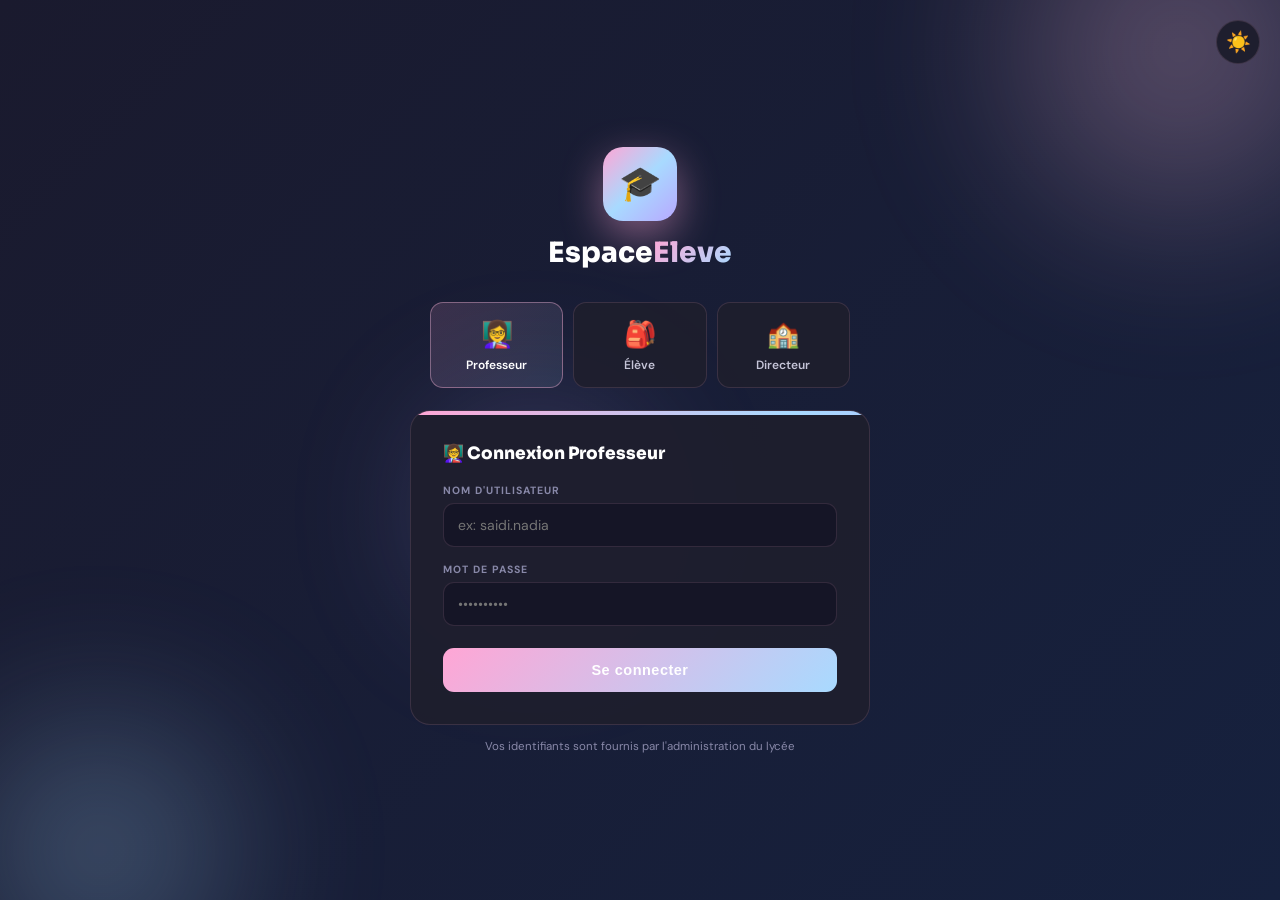
<file: index.html>
<!DOCTYPE html>
<html lang="fr">
<head>
    <meta charset="UTF-8">
    <meta name="viewport" content="width=device-width, initial-scale=1.0">
    <title>EspaceEleve — Connexion</title>
    <link href="https://fonts.googleapis.com/css2?family=Sora:wght@300;400;600;700;800&family=DM+Sans:wght@300;400;500;600&display=swap" rel="stylesheet">
    <link rel="stylesheet" href="style.css">
</head>
<body>
    <div class="orb orb1"></div>
    <div class="orb orb2"></div>
    <div class="orb orb3"></div>
    <div class="theme-btn" onclick="toggleTheme()" title="Changer le thème">☀️</div>

    <div class="container">
        <div class="logo-area">
            <div class="logo-ball">🎓</div>
            <h1>Espace<span>Eleve</span></h1>
        </div>

        <div class="role-grid">
            <div class="role-btn active" id="role-professeur" onclick="selectRole('professeur')">
                <div class="ri">👩‍🏫</div><div class="rl">Professeur</div>
            </div>
            <div class="role-btn" id="role-eleve" onclick="selectRole('eleve')">
                <div class="ri">🎒</div><div class="rl">Élève</div>
            </div>
            <div class="role-btn" id="role-directeur" onclick="selectRole('directeur')">
                <div class="ri">🏫</div><div class="rl">Directeur</div>
            </div>
        </div>

        <div class="card">
            <h2 id="formTitle">👩‍🏫 Connexion Professeur</h2>

            <div class="alert alert-err" id="alertErr"></div>
            <div class="alert alert-ok"  id="alertOk"></div>

            <form id="loginForm" onsubmit="doLogin(event)">
                <div class="fg">
                    <label>Nom d'utilisateur</label>
                    <input id="username" type="text" placeholder="ex: saidi.nadia" autocomplete="username">
                    <div class="err-msg" id="usernameErr">Veuillez entrer votre nom d'utilisateur</div>
                </div>
                <div class="fg">
                    <label>Mot de passe</label>
                    <input id="password" type="password" placeholder="••••••••••" autocomplete="current-password">
                    <div class="err-msg" id="passwordErr">Veuillez entrer votre mot de passe</div>
                </div>
                <button type="submit" class="btn-login" id="loginBtn">
                    <span class="btn-txt">Se connecter</span>
                    <div class="spinner"></div>
                </button>
            </form>
        </div>

        <p style="text-align:center;font-size:11.5px;color:var(--text3);margin-top:14px">
            Vos identifiants sont fournis par l'administration du lycée
        </p>
    </div>

    <script src="script.js"></script>
</body>
</html>
</file>
<file: style.css>
*{margin:0;padding:0;box-sizing:border-box;}

:root {
    --pink:#ffa6d5;
    --blue:#a8daff;
    --purple:#b8a8ff;
    --bg:#1a1a2e;
    --bg2:#16213e;
    --text:#fff;
    --text2:#c5c5d8;
    --text3:#8888a8;
    --surface:rgba(30,30,46,.97);
    --border:rgba(255,182,218,.13);
}

body.light {
    --bg:#f0f4ff;
    --bg2:#e4eaf8;
    --surface:rgba(255,255,255,.98);
    --text:#1a1a2e;
    --text2:#4a5270;
    --text3:#7c839e;
    --border:rgba(168,218,255,.28);
}

body {
    font-family:'DM Sans',sans-serif;
    background:linear-gradient(135deg,var(--bg),var(--bg2));
    min-height:100vh;
    display:flex;
    align-items:center;
    justify-content:center;
    padding:20px;
    color:var(--text);
    overflow:hidden;
}


.orb{position:fixed;border-radius:50%;filter:blur(70px);pointer-events:none;opacity:.35;}
.orb1{width:500px;height:500px;background:radial-gradient(circle,#ffc2e2,transparent 70%);top:-200px;right:-150px;animation:f1 22s infinite ease-in-out;}
.orb2{width:400px;height:400px;background:radial-gradient(circle,#a8daff,transparent 70%);bottom:-150px;left:-100px;animation:f2 26s infinite ease-in-out;}
.orb3{width:300px;height:300px;background:radial-gradient(circle,#b8a8ff,transparent 70%);top:40%;left:30%;animation:f1 18s infinite ease-in-out reverse;}

@keyframes f1{0%,100%{transform:translate(0,0)}50%{transform:translate(-20px,20px)}}
@keyframes f2{0%,100%{transform:translate(0,0)}50%{transform:translate(20px,-20px)}}


.container{position:relative;z-index:1;width:100%;max-width:460px;}
.logo-area{text-align:center;margin-bottom:32px;}
.logo-ball{width:74px;height:74px;background:linear-gradient(135deg,var(--pink),var(--blue),var(--purple));border-radius:20px;display:inline-flex;align-items:center;justify-content:center;font-size:34px;margin-bottom:14px;box-shadow:0 14px 40px rgba(255,166,213,.45);animation:pulse 3s infinite;}

@keyframes pulse{0%,100%{box-shadow:0 14px 40px rgba(255,166,213,.4)}50%{box-shadow:0 14px 50px rgba(168,218,255,.55)}}
.logo-area h1{font-family:'Sora',sans-serif;font-size:28px;font-weight:800;}
.logo-area h1 span{background:linear-gradient(135deg,var(--pink),var(--blue));-webkit-background-clip:text;-webkit-text-fill-color:transparent;}
.logo-area p{font-size:13px;color:var(--text3);margin-top:5px;}


.role-grid{display:grid;grid-template-columns:repeat(3,1fr);gap:10px;margin-bottom:22px;max-width:420px;margin-left:auto;margin-right:auto;}
.role-btn{background:var(--surface);border:1.5px solid var(--border);border-radius:13px;padding:14px 8px;text-align:center;cursor:pointer;transition:all .3s;}
.role-btn:hover{border-color:rgba(255,182,218,.4);transform:translateY(-2px);}
.role-btn.active{background:linear-gradient(135deg,rgba(255,166,213,.15),rgba(168,218,255,.1));border-color:rgba(255,182,218,.4);}
.role-btn .ri{font-size:26px;margin-bottom:6px;}
.role-btn .rl{font-size:12px;font-weight:600;color:var(--text2);}
.role-btn.active .rl{color:var(--text);}


.card{background:var(--surface);border:1.5px solid var(--border);border-radius:20px;padding:32px;position:relative;overflow:hidden;}
.card::before{content:'';position:absolute;top:0;left:0;right:0;height:4px;background:linear-gradient(90deg,var(--pink),var(--blue),var(--purple),var(--pink));background-size:250%;animation:flow 4s linear infinite;}

@keyframes flow{0%{background-position:0%}100%{background-position:250%}}
.card h2{font-family:'Sora',sans-serif;font-size:17px;font-weight:800;margin-bottom:20px;display:flex;align-items:center;gap:8px;}
.fg{margin-bottom:16px;}
.fg label{display:block;font-size:10.5px;font-weight:700;color:var(--text3);text-transform:uppercase;letter-spacing:1px;margin-bottom:6px;}
.fg input{width:100%;padding:12px 14px;background:rgba(15,15,30,.5);border:1.5px solid var(--border);border-radius:11px;font-size:14px;color:var(--text);font-family:'DM Sans',sans-serif;transition:all .3s;}
body.light .fg input{background:rgba(240,244,255,.7);}
.fg input:focus{outline:none;border-color:rgba(255,182,218,.5);box-shadow:0 0 0 3px rgba(255,166,213,.1);}
.fg input.err{border-color:#ff6b6b;animation:shake .4s;}

@keyframes shake{0%,100%{transform:translateX(0)}25%{transform:translateX(-8px)}75%{transform:translateX(8px)}}
.err-msg{font-size:12px;color:#ff6b6b;margin-top:5px;display:none;}
.err-msg.show{display:block;}

.btn-login{width:100%;padding:14px;background:linear-gradient(135deg,var(--pink),var(--blue));color:#fff;border:none;border-radius:11px;font-size:14.5px;font-weight:700;cursor:pointer;transition:all .35s;letter-spacing:.5px;position:relative;overflow:hidden;margin-top:6px;}
.btn-login:hover{transform:translateY(-2px);box-shadow:0 10px 30px rgba(255,166,213,.45);}
.btn-login:disabled{opacity:.6;cursor:not-allowed;transform:none;}
.btn-login .spinner{display:none;width:22px;height:22px;border:3px solid rgba(255,255,255,.3);border-top-color:#fff;border-radius:50%;animation:spin .7s linear infinite;margin:0 auto;}

@keyframes spin{to{transform:rotate(360deg)}}
.btn-login.loading .btn-txt{display:none;}
.btn-login.loading .spinner{display:block;}

.alert{padding:12px 16px;border-radius:10px;font-size:13px;margin-bottom:16px;display:none;align-items:center;gap:9px;}
.alert.show{display:flex;}
.alert-err{background:rgba(255,107,107,.12);border:1px solid rgba(255,107,107,.25);color:#ff9999;}
.alert-ok{background:rgba(168,255,218,.12);border:1px solid rgba(95,207,160,.25);color:#5fcfa0;}


.theme-btn{position:fixed;top:20px;right:20px;width:44px;height:44px;background:var(--surface);border:1px solid var(--border);border-radius:50%;display:flex;align-items:center;justify-content:center;cursor:pointer;font-size:20px;z-index:10;transition:all .3s;}
.theme-btn:hover{transform:rotate(20deg) scale(1.1);}
</file>
